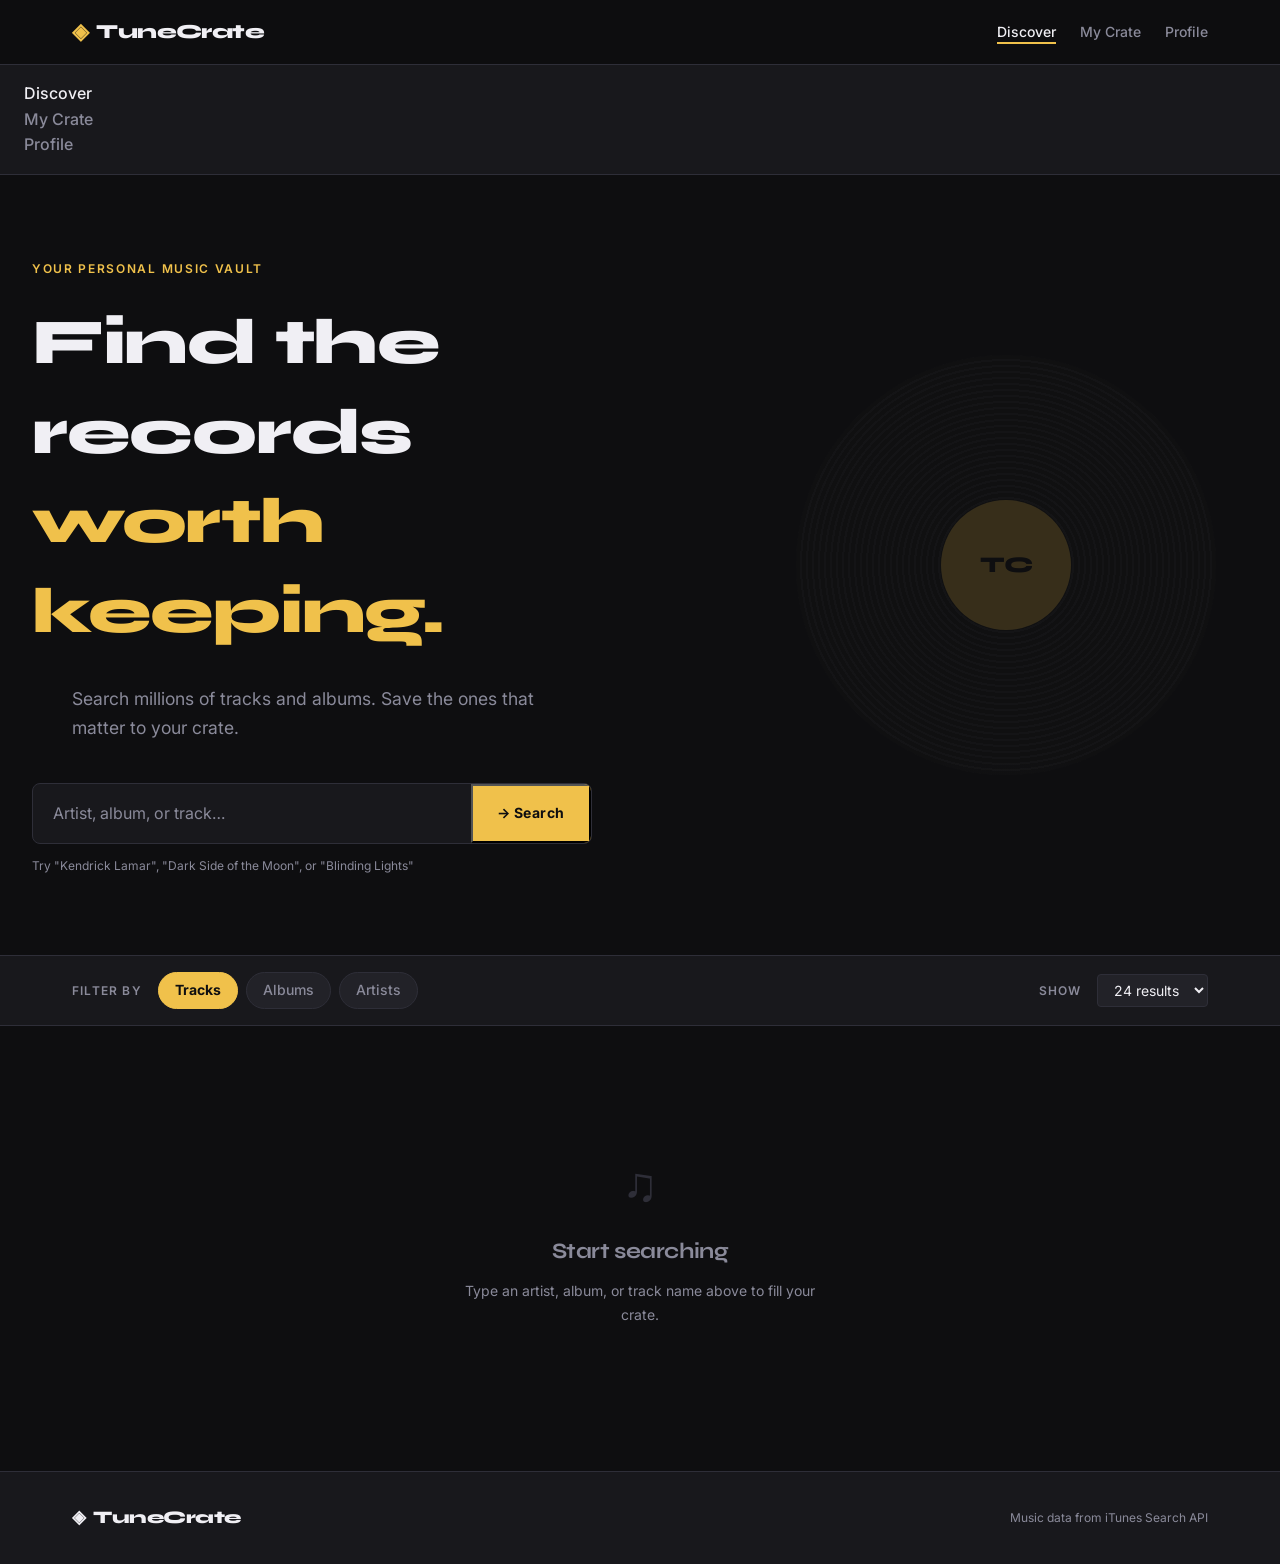
<file: index.html>
<!DOCTYPE html>
<html lang="en">
<head>
  <meta charset="UTF-8" />
  <meta name="viewport" content="width=device-width, initial-scale=1.0" />
  <title>TuneCrate — Discover Music</title>
  <link rel="preconnect" href="https://fonts.googleapis.com" />
  <link rel="preconnect" href="https://fonts.gstatic.com" crossorigin />
  <link href="https://fonts.googleapis.com/css2?family=Syne:wght@700;800&family=Inter:wght@400;500;600&display=swap" rel="stylesheet" />
  <link rel="stylesheet" href="css/style.css" />
</head>
<body>
 
  <!-- ═══════════════════════════════════════════
       HEADER / NAV
  ════════════════════════════════════════════ -->
  <header class="site-header">
    <nav class="nav" aria-label="Main navigation">
      <a href="index.html" class="nav__logo" aria-label="TuneCrate home">
        <span class="nav__logo-icon" aria-hidden="true">◈</span>
        TuneCrate
      </a>
      <ul class="nav__links" role="list">
        <li><a href="index.html" class="nav__link nav__link--active" aria-current="page">Discover</a></li>
        <li><a href="saved.html" class="nav__link">My Crate</a></li>
        <li><a href="login.html" class="nav__link">Profile</a></li>
      </ul>
      <button class="nav__menu-btn" aria-label="Toggle menu" aria-expanded="false" aria-controls="nav-links-mobile">
        <span class="nav__menu-bar"></span>
        <span class="nav__menu-bar"></span>
        <span class="nav__menu-bar"></span>
      </button>
    </nav>
    <ul class="nav__links--mobile" id="nav-links-mobile" role="list" hidden>
      <li><a href="index.html" class="nav__link nav__link--active" aria-current="page">Discover</a></li>
      <li><a href="saved.html" class="nav__link">My Crate</a></li>
      <li><a href="login.html" class="nav__link">Profile</a></li>
    </ul>
  </header>
 
  <main id="main-content">
 
    <!-- ═══════════════════════════════════════════
         HERO
    ════════════════════════════════════════════ -->
    <section class="hero" aria-labelledby="hero-heading">
      <div class="hero__inner">
        <p class="hero__eyebrow">Your personal music vault</p>
        <h1 class="hero__heading" id="hero-heading">
          Find the records<br />
          <em>worth keeping.</em>
        </h1>
        <p class="hero__sub">
          Search millions of tracks and albums. Save the ones that matter to your crate.
        </p>
 
        <!-- SEARCH FORM -->
        <form class="search-form" id="search-form" role="search" novalidate>
          <div class="search-form__row">
            <label for="search-input" class="sr-only">Search for music</label>
            <input
              type="search"
              id="search-input"
              name="query"
              class="search-form__input"
              placeholder="Artist, album, or track…"
              minlength="2"
              required
              autocomplete="off"
              aria-required="true"
              aria-describedby="search-hint"
            />
            <button type="submit" class="search-form__btn" aria-label="Search">
              <span aria-hidden="true">→</span> Search
            </button>
          </div>
          <p class="search-form__hint" id="search-hint">Try "Kendrick Lamar", "Dark Side of the Moon", or "Blinding Lights"</p>
          <p class="search-form__error" id="search-error" role="alert" aria-live="polite" hidden></p>
        </form>
      </div>
 
      <!-- Decorative vinyl grooves -->
      <div class="hero__vinyl" aria-hidden="true">
        <div class="vinyl">
          <div class="vinyl__label">
            <span class="vinyl__label-text">TC</span>
          </div>
        </div>
      </div>
    </section>
 
    <!-- ═══════════════════════════════════════════
         FILTER BAR
    ════════════════════════════════════════════ -->
    <section class="filter-bar" aria-label="Filter results">
      <div class="filter-bar__inner">
        <span class="filter-bar__label">Filter by</span>
        <div class="filter-bar__chips" role="group" aria-label="Media type filter">
          <button class="chip chip--active" data-type="musicTrack" aria-pressed="true">Tracks</button>
          <button class="chip" data-type="album" aria-pressed="false">Albums</button>
          <button class="chip" data-type="musicArtist" aria-pressed="false">Artists</button>
        </div>
        <label class="filter-bar__limit-label" for="results-limit">Show</label>
        <select class="filter-bar__select" id="results-limit" name="limit" aria-label="Number of results">
          <option value="12">12 results</option>
          <option value="24" selected>24 results</option>
          <option value="48">48 results</option>
        </select>
      </div>
    </section>
 
    <!-- ═══════════════════════════════════════════
         RESULTS AREA
    ════════════════════════════════════════════ -->
    <section class="results-section" aria-labelledby="results-heading">
      <div class="results-section__inner">
 
        <!-- State: empty (default) -->
        <div class="state state--empty" id="state-empty">
          <div class="state__icon" aria-hidden="true">♫</div>
          <h2 class="state__heading" id="results-heading">Start searching</h2>
          <p class="state__body">Type an artist, album, or track name above to fill your crate.</p>
        </div>
 
        <!-- State: loading -->
        <div class="state state--loading" id="state-loading" hidden aria-live="polite" aria-label="Loading results">
          <div class="spinner" aria-hidden="true">
            <div class="spinner__ring"></div>
            <div class="spinner__ring"></div>
            <div class="spinner__ring"></div>
          </div>
          <p class="state__body">Finding tracks…</p>
        </div>
 
        <!-- State: error -->
        <div class="state state--error" id="state-error" hidden role="alert" aria-live="assertive">
          <div class="state__icon" aria-hidden="true">✕</div>
          <h2 class="state__heading">Couldn't load results</h2>
          <p class="state__body" id="error-message">Check your connection and try again.</p>
          <button class="btn btn--outline" id="retry-btn">Try again</button>
        </div>
 
        <!-- State: no results -->
        <div class="state state--no-results" id="state-no-results" hidden>
          <div class="state__icon" aria-hidden="true">◯</div>
          <h2 class="state__heading">No results found</h2>
          <p class="state__body" id="no-results-term">Nothing matched your search. Try a different name.</p>
        </div>
 
        <!-- Results heading (shown when results are present) -->
        <div class="results-meta" id="results-meta" hidden>
          <h2 class="results-meta__heading" id="results-heading-live">
            Results for <span class="results-meta__term" id="results-term"></span>
          </h2>
          <p class="results-meta__count" id="results-count"></p>
        </div>
 
        <!-- Cards grid -->
        <div
          class="cards-grid"
          id="cards-grid"
          role="list"
          aria-label="Search results"
          aria-live="polite"
          aria-atomic="false"
        ></div>
 
      </div>
    </section>
 
  </main>
 
 
  <!-- ═══════════════════════════════════════════
       FOOTER
  ════════════════════════════════════════════ -->
  <footer class="site-footer">
    <div class="site-footer__inner">
      <p class="site-footer__brand">
        <span aria-hidden="true">◈</span> TuneCrate
      </p>
      <p class="site-footer__credit">
        Music data from <a href="https://developer.apple.com/library/archive/documentation/AudioVideo/Conceptual/iTuneSearchAPI/" target="_blank" rel="noopener noreferrer" class="site-footer__link">iTunes Search API</a>
      </p>
    </div>
  </footer>
 
  <script type="module" src="js/main.js"></script>
</body>
</html>
</file>
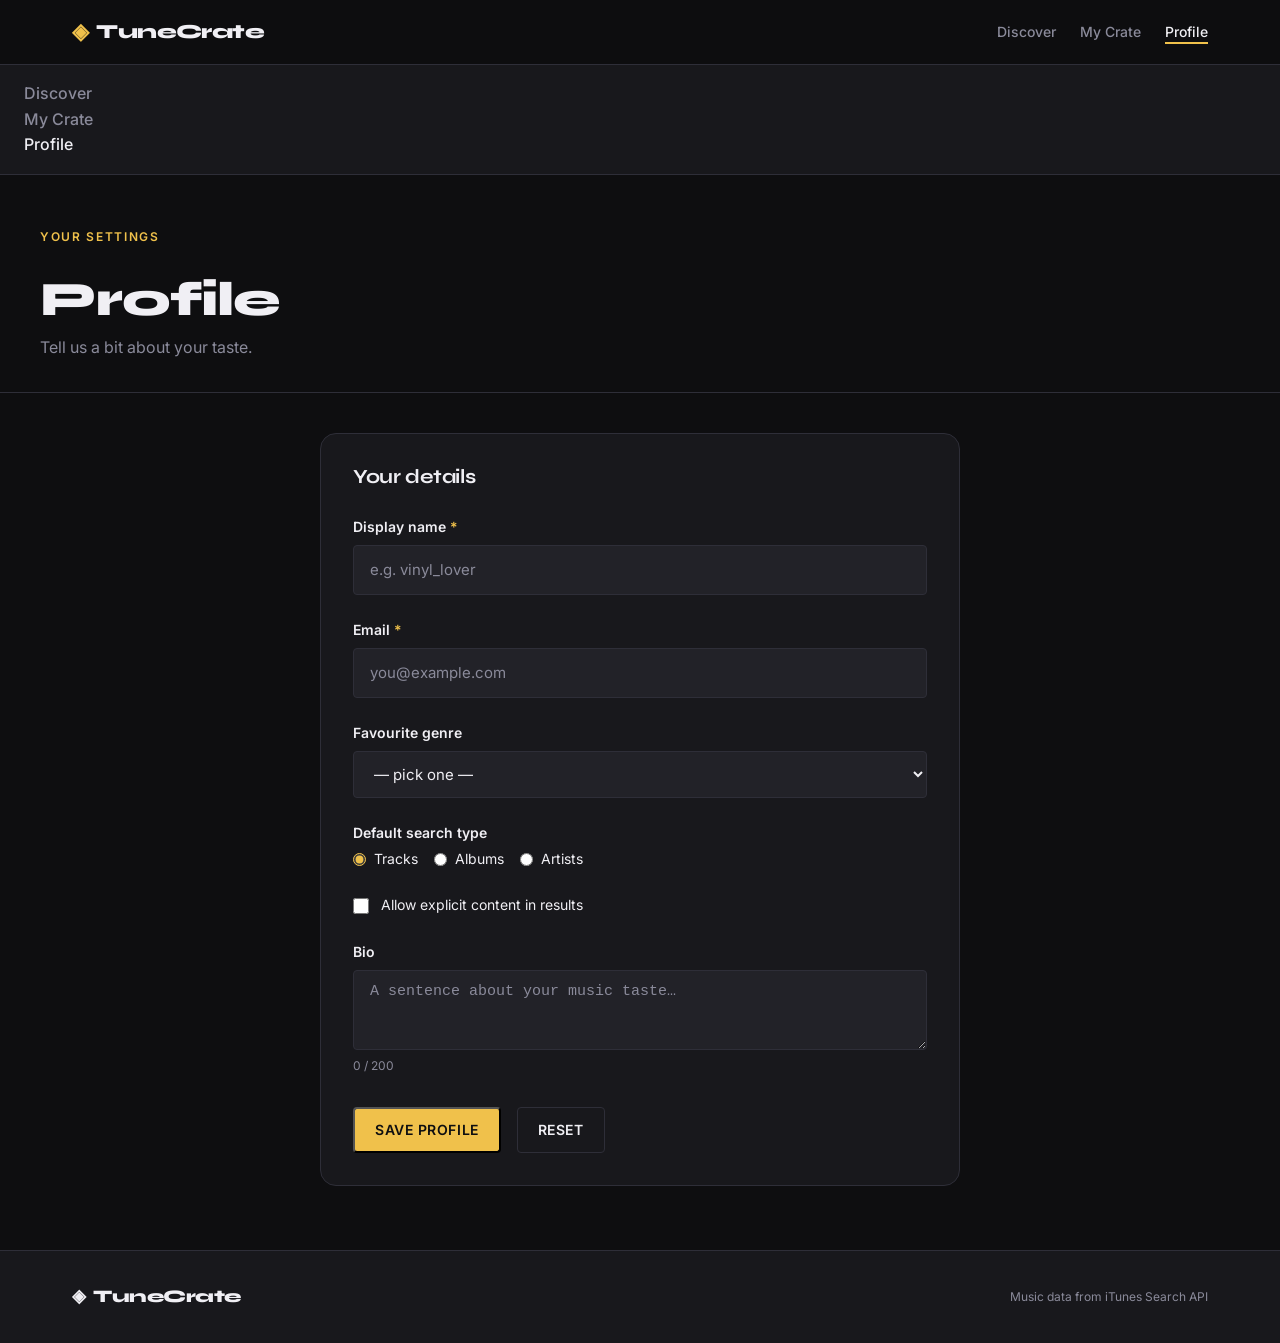
<file: login.html>
<!DOCTYPE html>
<html lang="en">
<head>
  <meta charset="UTF-8" />
  <meta name="viewport" content="width=device-width, initial-scale=1.0" />
  <title>TuneCrate — Profile</title>
  <link rel="preconnect" href="https://fonts.googleapis.com" />
  <link rel="preconnect" href="https://fonts.gstatic.com" crossorigin />
  <link href="https://fonts.googleapis.com/css2?family=Syne:wght@700;800&family=Inter:wght@400;500;600&display=swap" rel="stylesheet" />
  <link rel="stylesheet" href="css/style.css" />
</head>
<body>

  <header class="site-header">
    <nav class="nav" aria-label="Main navigation">
      <a href="index.html" class="nav__logo" aria-label="TuneCrate home">
        <span class="nav__logo-icon" aria-hidden="true">◈</span>
        TuneCrate
      </a>
      <ul class="nav__links" role="list">
        <li><a href="index.html" class="nav__link">Discover</a></li>
        <li><a href="saved.html" class="nav__link">My Crate</a></li>
        <li><a href="login.html" class="nav__link nav__link--active" aria-current="page">Profile</a></li>
      </ul>
      <button class="nav__menu-btn" aria-label="Toggle menu" aria-expanded="false" aria-controls="nav-links-mobile">
        <span class="nav__menu-bar"></span>
        <span class="nav__menu-bar"></span>
        <span class="nav__menu-bar"></span>
      </button>
    </nav>
    <ul class="nav__links--mobile" id="nav-links-mobile" role="list" hidden>
      <li><a href="index.html" class="nav__link">Discover</a></li>
      <li><a href="saved.html" class="nav__link">My Crate</a></li>
      <li><a href="login.html" class="nav__link nav__link--active" aria-current="page">Profile</a></li>
    </ul>
  </header>

  <main id="main-content">

    <section class="page-header">
      <div class="page-header__inner">
        <div class="page-header__text">
          <p class="hero__eyebrow">Your settings</p>
          <h1 class="page-header__heading">Profile</h1>
          <p class="page-header__sub">Tell us a bit about your taste.</p>
        </div>
      </div>
    </section>

    <section class="profile-section" aria-labelledby="profile-form-heading">
      <div class="profile-section__inner">

        <!-- Saved confirmation banner -->
        <div class="profile-banner" id="profile-banner" hidden role="status" aria-live="polite">
          <span aria-hidden="true">✓</span>
          <span id="profile-banner-msg">Profile saved!</span>
        </div>

        <article class="profile-card">
          <h2 class="profile-card__heading" id="profile-form-heading">Your details</h2>

          <form class="profile-form" id="profile-form" novalidate>

            <!-- 1. Text — username -->
            <div class="profile-form__field">
              <label class="profile-form__label" for="username">
                Display name <span class="profile-form__required" aria-hidden="true">*</span>
              </label>
              <input
                type="text"
                id="username"
                name="username"
                class="profile-form__input"
                placeholder="e.g. vinyl_lover"
                minlength="2"
                maxlength="30"
                required
                autocomplete="nickname"
                aria-required="true"
                aria-describedby="username-error"
              />
              <p class="profile-form__error" id="username-error" role="alert" hidden></p>
            </div>

            <!-- 2. Email -->
            <div class="profile-form__field">
              <label class="profile-form__label" for="email">
                Email <span class="profile-form__required" aria-hidden="true">*</span>
              </label>
              <input
                type="email"
                id="email"
                name="email"
                class="profile-form__input"
                placeholder="you@example.com"
                required
                autocomplete="email"
                aria-required="true"
                aria-describedby="email-error"
              />
              <p class="profile-form__error" id="email-error" role="alert" hidden></p>
            </div>

            <!-- 3. Select — favourite genre -->
            <div class="profile-form__field">
              <label class="profile-form__label" for="genre">Favourite genre</label>
              <select
                id="genre"
                name="genre"
                class="profile-form__select"
                aria-label="Select your favourite genre"
              >
                <option value="">— pick one —</option>
                <option value="rock">Rock</option>
                <option value="hiphop">Hip-Hop</option>
                <option value="electronic">Electronic</option>
                <option value="jazz">Jazz</option>
                <option value="classical">Classical</option>
                <option value="pop">Pop</option>
                <option value="rnb">R&amp;B</option>
                <option value="metal">Metal</option>
                <option value="folk">Folk</option>
                <option value="other">Other</option>
              </select>
            </div>

            <!-- 4. Radio — preferred view -->
            <fieldset class="profile-form__fieldset">
              <legend class="profile-form__label">Default search type</legend>
              <div class="profile-form__radio-group">
                <label class="profile-form__radio-label">
                  <input type="radio" name="search-type" value="musicTrack" checked />
                  Tracks
                </label>
                <label class="profile-form__radio-label">
                  <input type="radio" name="search-type" value="album" />
                  Albums
                </label>
                <label class="profile-form__radio-label">
                  <input type="radio" name="search-type" value="musicArtist" />
                  Artists
                </label>
              </div>
            </fieldset>

            <!-- 5. Checkbox — explicit content -->
            <div class="profile-form__field">
              <label class="profile-form__checkbox-label">
                <input
                  type="checkbox"
                  id="explicit"
                  name="explicit"
                  class="profile-form__checkbox"
                />
                Allow explicit content in results
              </label>
            </div>

            <!-- 6. Textarea — bio -->
            <div class="profile-form__field">
              <label class="profile-form__label" for="bio">Bio</label>
              <textarea
                id="bio"
                name="bio"
                class="profile-form__textarea"
                placeholder="A sentence about your music taste…"
                maxlength="200"
                rows="3"
                aria-describedby="bio-count"
              ></textarea>
              <p class="profile-form__hint" id="bio-count">0 / 200</p>
            </div>

            <div class="profile-form__actions">
              <button type="submit" class="btn btn--primary" id="save-btn">Save profile</button>
              <button type="button" class="btn btn--outline" id="reset-btn">Reset</button>
            </div>

          </form>
        </article>

      </div>
    </section>

  </main>

  <footer class="site-footer">
    <div class="site-footer__inner">
      <p class="site-footer__brand">
        <span aria-hidden="true">◈</span> TuneCrate
      </p>
      <p class="site-footer__credit">
        Music data from <a href="https://developer.apple.com/library/archive/documentation/AudioVideo/Conceptual/iTuneSearchAPI/" target="_blank" rel="noopener noreferrer" class="site-footer__link">iTunes Search API</a>
      </p>
    </div>
  </footer>

  <script type="module" src="js/login.js"></script>
</body>
</html>
</file>
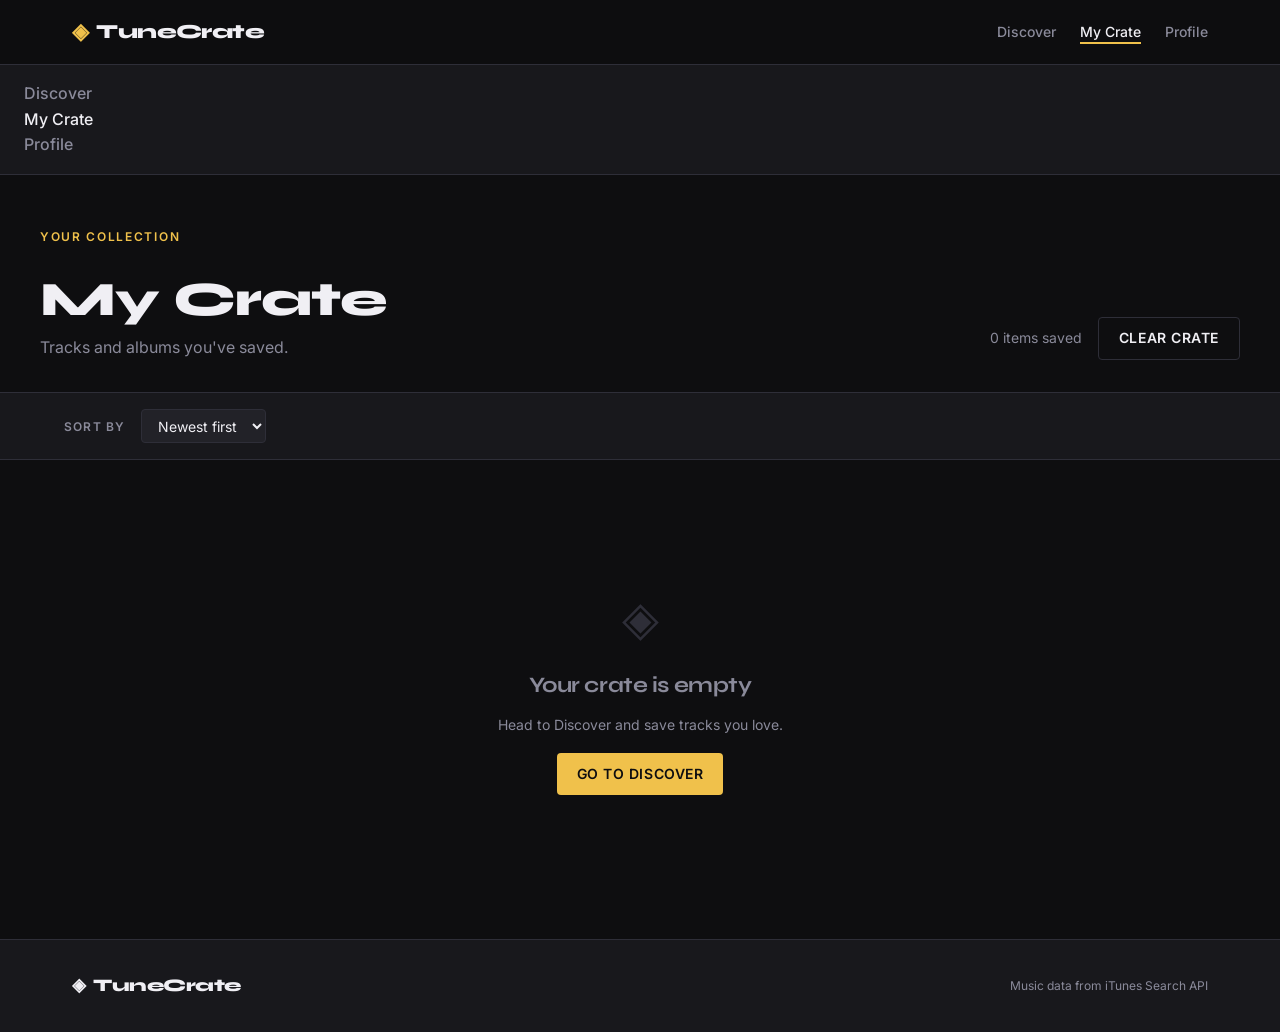
<file: saved.html>
<!DOCTYPE html>
<html lang="en">
<head>
  <meta charset="UTF-8" />
  <meta name="viewport" content="width=device-width, initial-scale=1.0" />
  <title>TuneCrate — My Crate</title>
  <link rel="preconnect" href="https://fonts.googleapis.com" />
  <link rel="preconnect" href="https://fonts.gstatic.com" crossorigin />
  <link href="https://fonts.googleapis.com/css2?family=Syne:wght@700;800&family=Inter:wght@400;500;600&display=swap" rel="stylesheet" />
  <link rel="stylesheet" href="css/style.css" />
</head>
<body>

  <header class="site-header">
    <nav class="nav" aria-label="Main navigation">
      <a href="index.html" class="nav__logo" aria-label="TuneCrate home">
        <span class="nav__logo-icon" aria-hidden="true">◈</span>
        TuneCrate
      </a>
      <ul class="nav__links" role="list">
        <li><a href="index.html" class="nav__link">Discover</a></li>
        <li><a href="saved.html" class="nav__link nav__link--active" aria-current="page">My Crate</a></li>
        <li><a href="login.html" class="nav__link">Profile</a></li>
      </ul>
      <button class="nav__menu-btn" aria-label="Toggle menu" aria-expanded="false" aria-controls="nav-links-mobile">
        <span class="nav__menu-bar"></span>
        <span class="nav__menu-bar"></span>
        <span class="nav__menu-bar"></span>
      </button>
    </nav>
    <ul class="nav__links--mobile" id="nav-links-mobile" role="list" hidden>
      <li><a href="index.html" class="nav__link">Discover</a></li>
      <li><a href="saved.html" class="nav__link nav__link--active" aria-current="page">My Crate</a></li>
      <li><a href="login.html" class="nav__link">Profile</a></li>
    </ul>
  </header>

  <main id="main-content">

    <section class="page-header">
      <div class="page-header__inner">
        <div class="page-header__text">
          <p class="hero__eyebrow">Your collection</p>
          <h1 class="page-header__heading">My Crate</h1>
          <p class="page-header__sub">Tracks and albums you've saved.</p>
        </div>
        <div class="page-header__actions">
          <p class="crate-count" id="crate-count"></p>
          <button class="btn btn--outline" id="clear-crate-btn">Clear crate</button>
        </div>
      </div>
    </section>

    <section class="crate-filter" aria-label="Filter crate">
      <div class="crate-filter__inner">
        <span class="filter-bar__label">Sort by</span>
        <select class="filter-bar__select" id="sort-select" aria-label="Sort saved items">
          <option value="newest">Newest first</option>
          <option value="oldest">Oldest first</option>
          <option value="artist">Artist A–Z</option>
          <option value="title">Title A–Z</option>
        </select>
      </div>
    </section>

    <section class="results-section" aria-labelledby="crate-heading">
      <div class="results-section__inner">

        <div class="state state--empty" id="state-empty">
          <div class="state__icon" aria-hidden="true">◈</div>
          <h2 class="state__heading" id="crate-heading">Your crate is empty</h2>
          <p class="state__body">Head to Discover and save tracks you love.</p>
          <a href="index.html" class="btn btn--primary">Go to Discover</a>
        </div>

        <div class="results-meta" id="results-meta" hidden>
          <h2 class="results-meta__heading" id="crate-heading">
            Saved items
          </h2>
          <p class="results-meta__count" id="results-count"></p>
        </div>

        <div class="cards-grid" id="cards-grid" role="list" aria-label="Saved items" aria-live="polite"></div>

      </div>
    </section>

  </main>

  <footer class="site-footer">
    <div class="site-footer__inner">
      <p class="site-footer__brand">
        <span aria-hidden="true">◈</span> TuneCrate
      </p>
      <p class="site-footer__credit">
        Music data from <a href="https://developer.apple.com/library/archive/documentation/AudioVideo/Conceptual/iTuneSearchAPI/" target="_blank" rel="noopener noreferrer" class="site-footer__link">iTunes Search API</a>
      </p>
    </div>
  </footer>

  <script type="module" src="js/saved.js"></script>
</body>
</html>
</file>
<file: css/style.css>
/* TUNECRATE — style.css */

/* ── Custom Properties ── */
:root {
  --bg:          #0e0e10;
  --surface:     #18181c;
  --surface-2:   #222228;
  --border:      #2e2e38;
  --accent:      #f0c14b;
  --accent-dim:  #c99a2e;
  --text:        #f0eff4;
  --muted:       #8a8a9a;
  --error:       #e05c5c;
  --success:     #4ecb71;

  --font-display: 'Syne', sans-serif;
  --font-body:    'Inter', sans-serif;

  --radius-sm:   4px;
  --radius-md:   8px;
  --radius-lg:   16px;
  --radius-full: 9999px;

  --max-w: 1200px;
  --nav-h: 64px;
  --t:     200ms ease;
}


/* ── Reset ── */
*, *::before, *::after { box-sizing: border-box; margin: 0; padding: 0; }

body {
  background: var(--bg);
  color: var(--text);
  font-family: var(--font-body);
  line-height: 1.6;
  min-height: 100vh;
  display: flex;
  flex-direction: column;
}

main  { flex: 1; }
img   { max-width: 100%; }
a     { color: inherit; text-decoration: none; }
ul    { list-style: none; }

button { cursor: pointer; font: inherit; color: inherit; }
input, select { font: inherit; color: inherit; }

h1, h2, h3 {
  font-family: var(--font-display);
  line-height: 1.1;
  letter-spacing: -0.02em;
}

@media (prefers-reduced-motion: reduce) {
  *, *::before, *::after {
    transition-duration: 0.01ms !important;
    animation-duration:  0.01ms !important;
  }
}


/* ── Utilities ── */
.sr-only {
  position: absolute;
  width: 1px; height: 1px;
  padding: 0; margin: -1px;
  overflow: hidden;
  clip: rect(0,0,0,0);
  white-space: nowrap;
}

.btn {
  display: inline-flex;
  align-items: center;
  gap: .5rem;
  padding: .6rem 1.25rem;
  border-radius: var(--radius-sm);
  font-size: .875rem;
  font-weight: 600;
  letter-spacing: .04em;
  text-transform: uppercase;
  white-space: nowrap;
  transition: background var(--t), color var(--t), border-color var(--t), transform var(--t);
}
.btn:focus-visible      { outline: 2px solid var(--accent); outline-offset: 3px; }
.btn:active             { transform: scale(.97); }
.btn--primary           { background: var(--accent); color: var(--bg); }
.btn--primary:hover     { background: var(--accent-dim); }
.btn--outline           { background: transparent; color: var(--text); border: 1px solid var(--border); }
.btn--outline:hover     { border-color: var(--accent); color: var(--accent); }
.btn--ghost             { border: 1px solid var(--border); color: var(--muted); }
.btn--ghost:hover       { color: var(--text); border-color: var(--muted); }


/* ── Header & Nav ── */
.site-header {
  position: sticky;
  top: 0;
  z-index: 100;
  background: rgba(14,14,16,.9);
  backdrop-filter: blur(12px);
  border-bottom: 1px solid var(--border);
}

.nav {
  display: flex;
  align-items: center;
  justify-content: space-between;
  max-width: var(--max-w);
  margin: 0 auto;
  padding: 0 1.5rem;
  height: var(--nav-h);
}

.nav__logo {
  display: flex;
  align-items: center;
  gap: .5rem;
  font-family: var(--font-display);
  font-size: 1.25rem;
  font-weight: 800;
  letter-spacing: -.03em;
  transition: color var(--t);
}
.nav__logo:hover    { color: var(--accent); }
.nav__logo-icon     { color: var(--accent); font-size: 1.4rem; }

.nav__links         { display: flex; align-items: center; gap: 1.5rem; }

.nav__link {
  font-size: .875rem;
  font-weight: 500;
  color: var(--muted);
  padding-bottom: 2px;
  border-bottom: 2px solid transparent;
  transition: color var(--t), border-color var(--t);
}
.nav__link:hover        { color: var(--text); }
.nav__link--active      { color: var(--text); border-bottom-color: var(--accent); }
.nav__link:focus-visible { outline: 2px solid var(--accent); outline-offset: 4px; border-radius: var(--radius-sm); }

.nav__menu-btn {
  display: none;
  flex-direction: column;
  gap: 5px;
  padding: .5rem;
}
.nav__menu-bar { width: 22px; height: 2px; background: var(--text); }

.nav__links--mobile {
  display: flex;
  flex-direction: column;
  background: var(--surface);
  border-top: 1px solid var(--border);
  padding: 1rem 1.5rem;
}
.nav__links--mobile .nav__link          { padding: .75rem 0; font-size: 1rem; border-bottom: none; border-top: 1px solid var(--border); }
.nav__links--mobile .nav__link:first-child { border-top: none; }


/* ── Hero ── */
.hero {
  position: relative;
  overflow: hidden;
  padding: 6.5rem 1.5rem 4rem;
  border-bottom: 1px solid var(--border);
}

.hero__inner {
  position: relative;
  z-index: 2;
  max-width: 640px;
  margin: 0 auto;
  text-align: center;
}

.hero__eyebrow {
  display: inline-block;
  font-size: .75rem;
  font-weight: 600;
  letter-spacing: .14em;
  text-transform: uppercase;
  color: var(--accent);
  margin-bottom: 1.25rem;
}

.hero__heading    { font-size: clamp(2rem, 6vw, 4rem); font-weight: 800; line-height: 1.4; padding-bottom: .15em; margin-bottom: 1.1rem; }
.hero__heading em { font-style: normal; color: var(--accent); }
.hero__sub        { font-size: 1.1rem; color: var(--muted); max-width: 480px; margin: 0 auto 2.5rem; line-height: 1.7; }

.hero__vinyl {
  position: absolute;
  right: -120px;
  top: 50%;
  transform: translateY(-50%);
  opacity: .12;
  pointer-events: none;
  z-index: 1;
}

.vinyl {
  width: 420px;
  height: 420px;
  border-radius: 50%;
  background: repeating-radial-gradient(circle at center, #333 0px, #333 2px, #1a1a1a 2px, #1a1a1a 6px);
  display: flex;
  align-items: center;
  justify-content: center;
  animation: vinyl-spin 12s linear infinite;
}

.vinyl__label {
  width: 130px;
  height: 130px;
  border-radius: 50%;
  background: var(--accent);
  display: flex;
  align-items: center;
  justify-content: center;
}

.vinyl__label-text { font-family: var(--font-display); font-size: 1.4rem; font-weight: 800; color: var(--bg); }

@keyframes vinyl-spin { to { transform: rotate(360deg); } }


/* ── Search Form ── */
.search-form__row {
  display: flex;
  border: 1px solid var(--border);
  border-radius: var(--radius-md);
  overflow: hidden;
  background: var(--surface);
  transition: border-color var(--t), box-shadow var(--t);
}
.search-form__row:focus-within {
  border-color: var(--accent);
  box-shadow: 0 0 0 3px rgba(240,193,75,.15);
}

.search-form__input {
  flex: 1;
  background: transparent;
  border: none;
  outline: none;
  padding: 1rem 1.25rem;
}
.search-form__input::placeholder            { color: var(--muted); }
.search-form__input::-webkit-search-cancel-button { -webkit-appearance: none; }

.search-form__btn {
  background: var(--accent);
  color: var(--bg);
  padding: 1rem 1.5rem;
  font-weight: 700;
  font-size: .875rem;
  letter-spacing: .04em;
  transition: background var(--t);
}
.search-form__btn:hover { background: var(--accent-dim); }

.search-form__hint  { margin-top: .75rem; font-size: .75rem; color: var(--muted); }
.search-form__error { margin-top: .75rem; font-size: .875rem; color: var(--error); font-weight: 500; }


/* ── Filter Bar ── */
.filter-bar         { border-bottom: 1px solid var(--border); background: var(--surface); }
.filter-bar__inner  { display: flex; align-items: center; flex-wrap: wrap; gap: 1rem; max-width: var(--max-w); margin: 0 auto; padding: 1rem 1.5rem; }
.filter-bar__label  { font-size: .75rem; font-weight: 600; letter-spacing: .1em; text-transform: uppercase; color: var(--muted); }
.filter-bar__chips  { display: flex; gap: .5rem; }

.chip               { padding: .4rem 1rem; border-radius: var(--radius-full); border: 1px solid var(--border); background: var(--surface-2); font-size: .875rem; font-weight: 500; color: var(--muted); transition: background var(--t), color var(--t), border-color var(--t); }
.chip:hover         { color: var(--text); background: var(--border); border-color: var(--text); }
.chip--active       { background: var(--accent); border-color: var(--accent); color: var(--bg); font-weight: 700; }
.chip--active:hover { background: var(--accent-dim); color: var(--bg); }
.chip:focus-visible { outline: 2px solid var(--accent); outline-offset: 2px; }

.filter-bar__limit-label { margin-left: auto; font-size: .75rem; font-weight: 600; letter-spacing: .08em; text-transform: uppercase; color: var(--muted); }
.filter-bar__select      { background: var(--surface-2); border: 1px solid var(--border); border-radius: var(--radius-sm); padding: .4rem .75rem; font-size: .875rem; }
.filter-bar__select:focus-visible { outline: 2px solid var(--accent); outline-offset: 2px; }


/* ── Results & States ── */
.results-section        { padding: 2.5rem 1.5rem 4rem; }
.results-section__inner { max-width: var(--max-w); margin: 0 auto; }

.state {
  display: flex;
  flex-direction: column;
  align-items: center;
  text-align: center;
  padding: 5rem 1.5rem;
  gap: 1rem;
}
.state[hidden], .results-meta[hidden] { display: none; }
.state__icon              { font-size: 3rem; color: var(--border); }
.state--error .state__icon { color: var(--error); }
.state__heading           { font-size: 1.375rem; font-weight: 700; color: var(--muted); }
.state__body              { font-size: .875rem; color: var(--muted); max-width: 360px; line-height: 1.7; }

.results-meta {
  display: flex;
  align-items: baseline;
  justify-content: space-between;
  flex-wrap: wrap;
  gap: .5rem;
  margin-bottom: 2rem;
  padding-bottom: 1.25rem;
  border-bottom: 1px solid var(--border);
}
.results-meta__heading { font-size: 1.25rem; font-weight: 700; }
.results-meta__term    { color: var(--accent); }
.results-meta__count   { font-size: .875rem; color: var(--muted); }


/* ── Cards Grid ── */
.cards-grid {
  display: grid;
  grid-template-columns: repeat(auto-fill, minmax(200px, 1fr));
  gap: 1.25rem;
}

.card {
  display: flex;
  flex-direction: column;
  background: var(--surface);
  border: 1px solid var(--border);
  border-radius: var(--radius-md);
  overflow: hidden;
  cursor: pointer;
  transition: transform var(--t), border-color var(--t), box-shadow var(--t);
}
.card:hover         { transform: translateY(-4px); border-color: var(--accent); box-shadow: 0 4px 24px rgba(0,0,0,.5); }
.card:focus-visible { outline: 2px solid var(--accent); outline-offset: 2px; }

.card__art-wrap     { position: relative; width: 100%; aspect-ratio: 1; background: var(--surface-2); overflow: hidden; }
.card__art          { width: 100%; height: 100%; object-fit: cover; transition: transform var(--t); }
.card:hover .card__art { transform: scale(1.04); }

.card__art-placeholder {
  width: 100%;
  height: 100%;
  display: flex;
  align-items: center;
  justify-content: center;
  font-size: 2.5rem;
  color: var(--border);
}

.card__save-btn {
  position: absolute;
  top: .5rem; right: .5rem;
  width: 32px; height: 32px;
  border-radius: var(--radius-full);
  background: rgba(14,14,16,.75);
  backdrop-filter: blur(6px);
  display: flex;
  align-items: center;
  justify-content: center;
  font-size: 1rem;
  color: var(--muted);
  border: 1px solid var(--border);
  transition: background var(--t), color var(--t), border-color var(--t);
}
.card__save-btn:hover,
.card__save-btn--saved      { background: var(--accent); color: var(--bg); border-color: var(--accent); }
.card__save-btn:focus-visible { outline: 2px solid var(--accent); outline-offset: 2px; }

.card__body       { display: flex; flex-direction: column; flex: 1; padding: 1rem; gap: .25rem; }
.card__title      { font-family: var(--font-display); font-size: .875rem; font-weight: 700; overflow: hidden; text-overflow: ellipsis; white-space: nowrap; }
.card__artist     { font-size: .75rem; color: var(--muted); overflow: hidden; text-overflow: ellipsis; white-space: nowrap; }
.card__type-badge { align-self: flex-start; margin-top: .5rem; padding: 2px .5rem; border-radius: var(--radius-full); background: var(--surface-2); border: 1px solid var(--border); font-size: 10px; font-weight: 600; letter-spacing: .06em; text-transform: uppercase; color: var(--muted); }



/* ── Page Header (saved.html, login.html) ── */
.page-header        { padding: 3rem 1.5rem 2rem; border-bottom: 1px solid var(--border); }
.page-header__inner { max-width: var(--max-w); margin: 0 auto; display: flex; align-items: flex-end; justify-content: space-between; flex-wrap: wrap; gap: 1.5rem; }
.page-header__heading { font-size: clamp(1.75rem, 4vw, 3rem); font-weight: 800; margin-top: .5rem; }
.page-header__sub     { font-size: 1rem; color: var(--muted); margin-top: .5rem; }
.page-header__actions { display: flex; align-items: center; gap: 1rem; flex-wrap: wrap; }
.crate-count          { font-size: .875rem; color: var(--muted); }

/* ── Crate filter bar ── */
.crate-filter        { border-bottom: 1px solid var(--border); background: var(--surface); }
.crate-filter__inner { display: flex; align-items: center; gap: 1rem; max-width: var(--max-w); margin: 0 auto; padding: 1rem 1.5rem; }


/* ── Profile page ── */
.profile-section        { padding: 2.5rem 1.5rem 4rem; }
.profile-section__inner { max-width: 640px; margin: 0 auto; }

.profile-banner[hidden] { display: none; }
.profile-banner {
  display: flex;
  align-items: center;
  gap: .75rem;
  padding: 1rem 1.25rem;
  margin-bottom: 1.5rem;
  background: rgba(78, 203, 113, .12);
  border: 1px solid var(--success);
  border-radius: var(--radius-md);
  font-size: .875rem;
  font-weight: 500;
  color: var(--success);
}

.profile-card           { background: var(--surface); border: 1px solid var(--border); border-radius: var(--radius-lg); padding: 2rem; }
.profile-card__heading  { font-size: 1.25rem; font-weight: 700; margin-bottom: 1.75rem; }

.profile-form           { display: flex; flex-direction: column; gap: 1.5rem; }
.profile-form__field    { display: flex; flex-direction: column; gap: .4rem; }
.profile-form__label    { font-size: .875rem; font-weight: 600; color: var(--text); }
.profile-form__required { color: var(--accent); }
.profile-form__hint     { font-size: .75rem; color: var(--muted); }
.profile-form__error    { font-size: .8rem; color: var(--error); font-weight: 500; }

.profile-form__input,
.profile-form__select,
.profile-form__textarea {
  background: var(--surface-2);
  border: 1px solid var(--border);
  border-radius: var(--radius-sm);
  padding: .75rem 1rem;
  font-size: .9375rem;
  color: var(--text);
  transition: border-color var(--t), box-shadow var(--t);
}
.profile-form__input:focus,
.profile-form__select:focus,
.profile-form__textarea:focus {
  outline: none;
  border-color: var(--accent);
  box-shadow: 0 0 0 3px rgba(240,193,75,.15);
}
.profile-form__input::placeholder,
.profile-form__textarea::placeholder { color: var(--muted); }

.profile-form__textarea { resize: vertical; min-height: 80px; }

.profile-form__fieldset { border: none; display: flex; flex-direction: column; gap: .4rem; }
.profile-form__radio-group { display: flex; flex-wrap: wrap; gap: 1rem; margin-top: .25rem; }
.profile-form__radio-label {
  display: flex;
  align-items: center;
  gap: .5rem;
  font-size: .875rem;
  cursor: pointer;
}
.profile-form__radio-label input { accent-color: var(--accent); cursor: pointer; }

.profile-form__checkbox-label {
  display: flex;
  align-items: center;
  gap: .75rem;
  font-size: .875rem;
  cursor: pointer;
}
.profile-form__checkbox { accent-color: var(--accent); width: 16px; height: 16px; cursor: pointer; }

.profile-form__actions { display: flex; gap: 1rem; padding-top: .5rem; }


/* ── Detail page ── */
.detail-back        { padding: 1.25rem 1.5rem 0; }
.detail-back__inner { max-width: var(--max-w); margin: 0 auto; }
.detail-back__link  { font-size: .875rem; color: var(--muted); transition: color var(--t); }
.detail-back__link:hover { color: var(--accent); }

.detail        { padding: 2.5rem 1.5rem 4rem; }
.detail__inner {
  max-width: var(--max-w);
  margin: 0 auto;
  display: grid;
  grid-template-columns: 280px 1fr;
  gap: 3rem;
  align-items: start;
}

.detail__art-wrap { border-radius: var(--radius-lg); overflow: hidden; background: var(--surface-2); }
.detail__art      { width: 100%; aspect-ratio: 1; object-fit: cover; }

.detail__body     { display: flex; flex-direction: column; gap: 1rem; }
.detail__genre    { font-size: .75rem; font-weight: 600; letter-spacing: .1em; text-transform: uppercase; color: var(--accent); }
.detail__title    { font-size: clamp(1.75rem, 4vw, 2.75rem); font-weight: 800; line-height: 1.1; }
.detail__artist   { font-size: 1.2rem; font-weight: 500; color: var(--muted); }
.detail__album    { font-size: .9rem; color: var(--muted); }

.detail__meta       { display: grid; grid-template-columns: auto 1fr; gap: .4rem 1.5rem; padding: 1.25rem 0; border-top: 1px solid var(--border); border-bottom: 1px solid var(--border); }
.detail__meta-label { font-size: .75rem; font-weight: 600; text-transform: uppercase; letter-spacing: .06em; color: var(--muted); }
.detail__meta-value { font-size: .875rem; color: var(--text); }

.detail__actions  { display: flex; flex-wrap: wrap; gap: 1rem; margin-top: .5rem; }
.detail__feedback { font-size: .875rem; font-weight: 500; color: var(--success); min-height: 1.5em; }

@media (max-width: 600px) {
  .detail__inner { grid-template-columns: 1fr; gap: 1.5rem; }
  .detail__art-wrap { max-width: 220px; }
}


/* ── Footer ── */
.site-footer        { border-top: 1px solid var(--border); background: var(--surface); padding: 2rem 1.5rem; }
.site-footer__inner { max-width: var(--max-w); margin: 0 auto; display: flex; align-items: center; justify-content: space-between; flex-wrap: wrap; gap: 1rem; }
.site-footer__brand { font-family: var(--font-display); font-size: 1.1rem; font-weight: 800; letter-spacing: -.03em; display: flex; align-items: center; gap: .5rem; }
.site-footer__credit { font-size: .75rem; color: var(--muted); }
.site-footer__link   { color: var(--muted); transition: color var(--t); }
.site-footer__link:hover { color: var(--accent); }


/* ── Spinner ── */
.spinner      { position: relative; width: 48px; height: 48px; margin: 0 auto; }
.spinner__ring { position: absolute; inset: 0; border-radius: 50%; border: 3px solid transparent; animation: spin 1.2s linear infinite; }
.spinner__ring:nth-child(2) { border-top-color: var(--accent-dim); animation-delay: -.4s; inset: 6px; }
.spinner__ring:nth-child(3) { border-top-color: rgba(240,193,75,.3); animation-delay: -.8s; inset: 12px; }
.spinner__ring:nth-child(1) { border-top-color: var(--accent); }
@keyframes spin { to { transform: rotate(360deg); } }


/* ── ≤600px ── */
@media (max-width: 600px) {
  .nav__links    { display: none; }
  .nav__menu-btn { display: flex; }

  .hero          { padding: 3rem 1rem 2.5rem; }
  .hero__vinyl   { display: none; }

  .search-form__row   { flex-direction: column; }
  .search-form__input { border-bottom: 1px solid var(--border); }
  .search-form__btn   { justify-content: center; }

  .filter-bar__limit-label { margin-left: 0; }

  .cards-grid    { grid-template-columns: repeat(2, 1fr); gap: .75rem; }

  .site-footer__inner { flex-direction: column; align-items: flex-start; }
}


/* ── ≥1024px ── */
@media (min-width: 1024px) {
  .hero          { padding: 5rem 2rem; }
  .hero__inner   { text-align: left; margin: 0; max-width: 560px; }
  .hero__vinyl   { right: 5%; opacity: .18; }

  .cards-grid    { grid-template-columns: repeat(auto-fill, minmax(180px, 1fr)); }

  .results-section,
  .filter-bar__inner,
  .nav,
  .site-footer__inner { padding-left: 2rem; padding-right: 2rem; }
}
</file>
